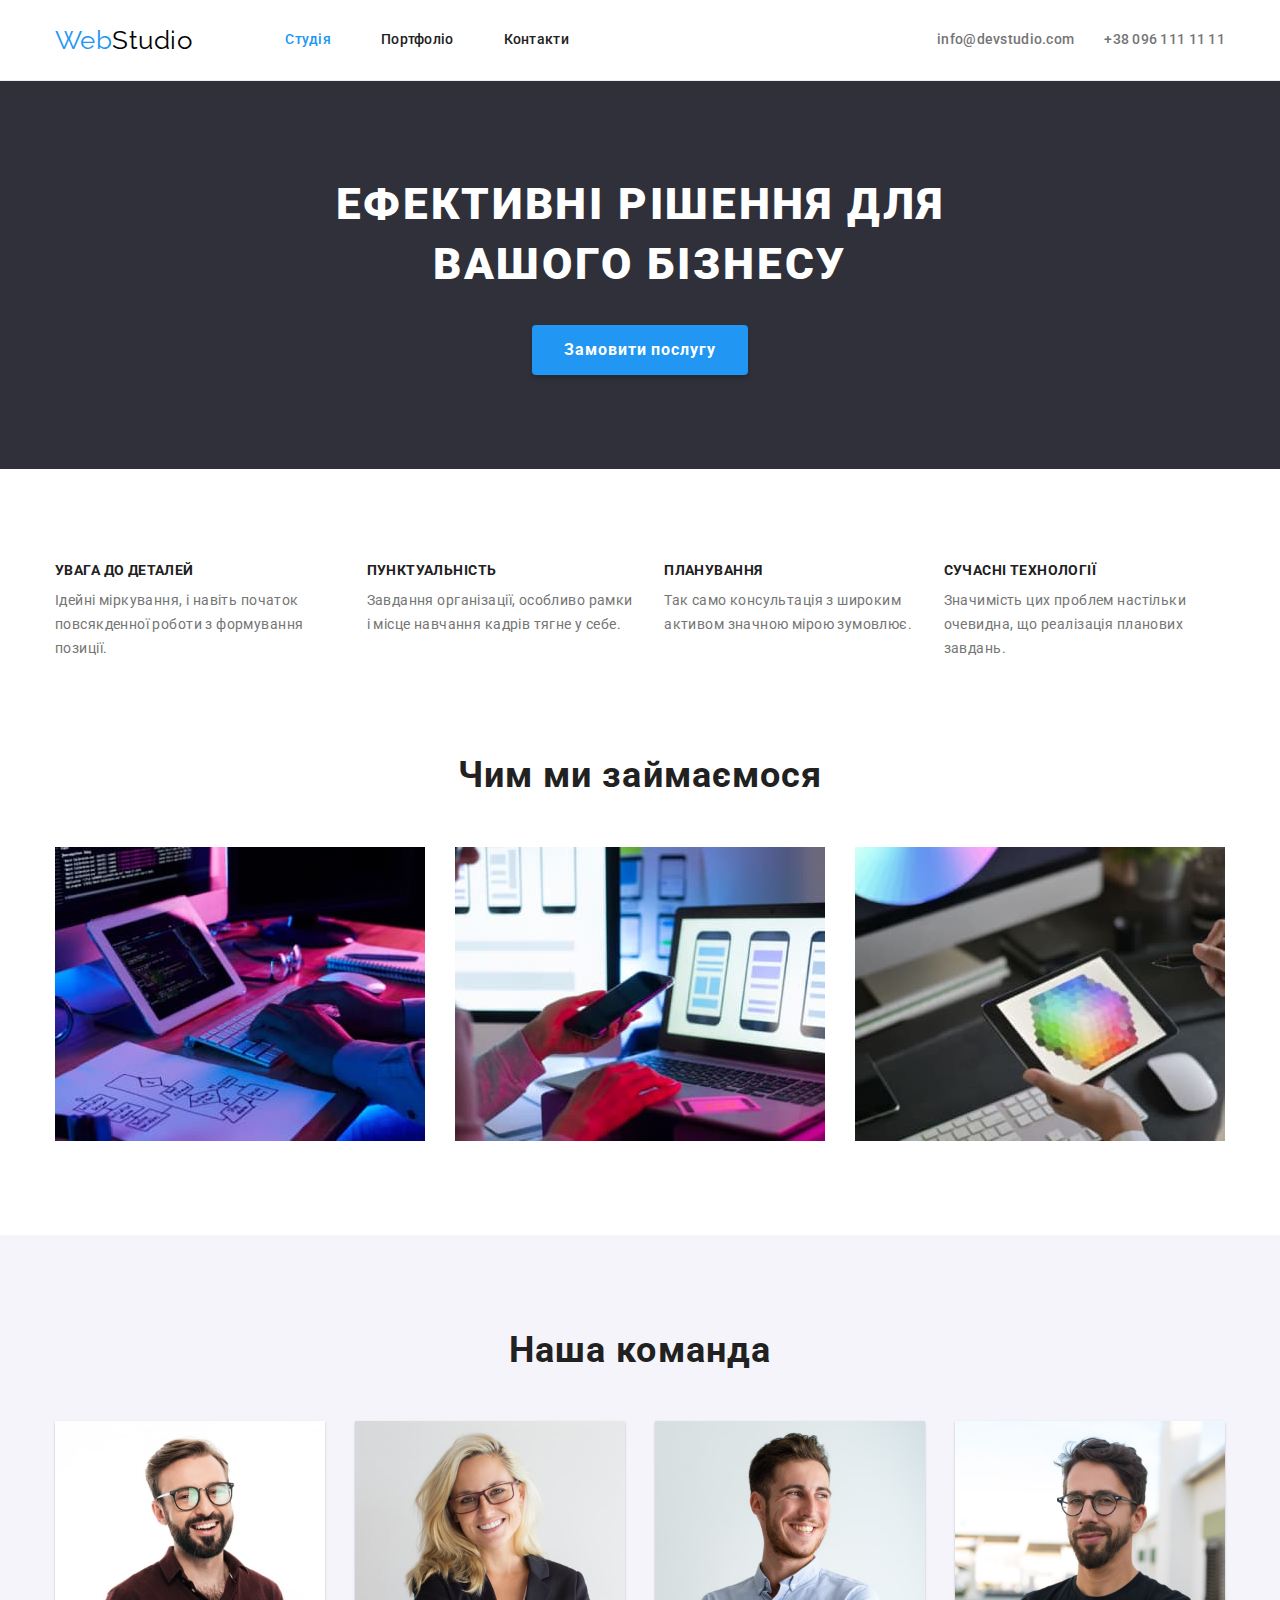
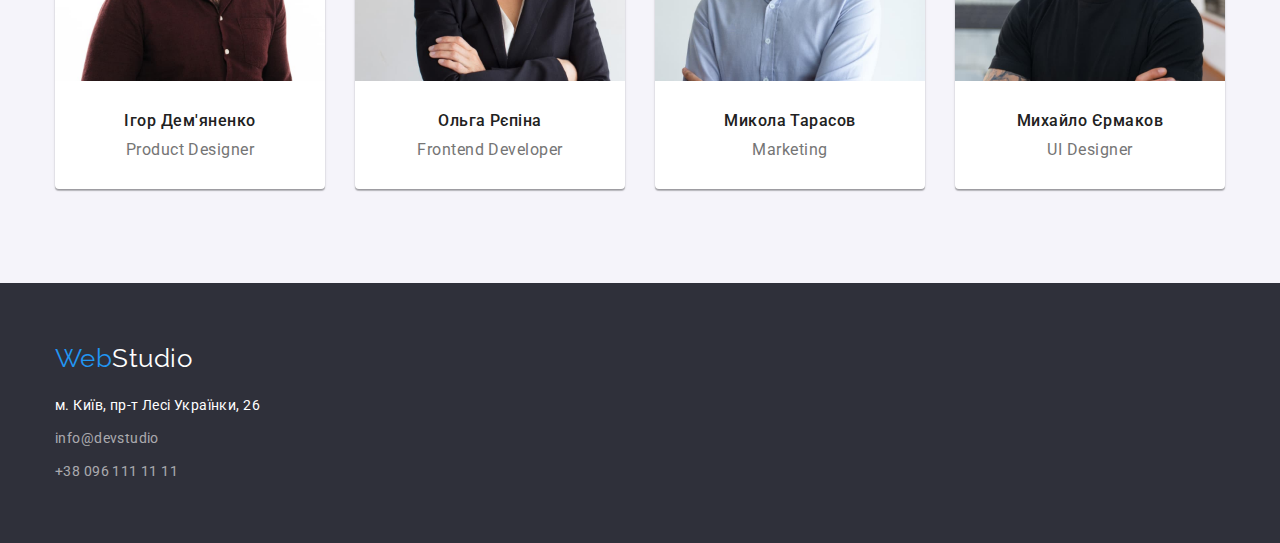
<file: index.html>
<!DOCTYPE html>
<html lang="uk">

<head>
    <meta charset="UTF-8">
    <meta http-equiv="X-UA-Compatible" content="IE=edge">
    <meta name="viewport" content="width=device-width, initial-scale=1.0">
    <title>Студія</title>
    
    <link rel="preconnect" href="https://fonts.googleapis.com">
    <link rel="preconnect" href="https://fonts.gstatic.com" crossorigin>
    <link href="https://fonts.googleapis.com/css2?family=Raleway:wght@700&family=Roboto:wght@400;500;700;900&display=swap" rel="stylesheet">
    <link rel="stylesheet" href="https://cdn.jsdelivr.net/npm/modern-normalize@1.1.0/modern-normalize.min.css">
    <link rel="stylesheet" href="./css/styles.css">

</head>

<body>
    <header class="page-header">
        <div class="container page-header-container">
            <nav class="menu">
                <a class="logo link" href="https://sergstorozhev1984.github.io/goit-markup-hw-03/"><span
                        class="logo-accent">Web</span>Studio</a>
                <ul class="site-nav list">
                    <li class="item"><a class="site-nav-link link current" href="./index.html">Студія</a></li>
                    <li class="item"><a class="site-nav-link link" href="./portfolio.html">Портфоліо</a></li>
                    <li class="item"><a class="site-nav-link link" href="">Контакти</a></li>
                </ul>
            </nav>

            <ul class="auth-nav list">
                <li class="item mail"><a href="mailto:info@devstudio.com" class="auth-nav-link link ">info@devstudio.com</a></li>
                <li class="item"><a href="tel:+380961111111" class="auth-nav-link link">+38 096 111 11 11</a></li>
            </ul>
        </div>
    </header>
    <main>
        <section class="hero">
            <h1 class="hero-title">Ефективні рішення для вашого бізнесу</h1>
            <button class="modal-btn" type="button">Замовити послугу</button>
        </section>
        <section class="section-features section">
            <div class="container">
                <h2 class="section-title visually-hidden">Особливості</h2>
                <ul class="features list">
                    <li class="item">
                        <h3 class="features-item-title">УВАГА ДО ДЕТАЛЕЙ</h3>
                        <p class="features-description">Ідейні міркування, і навіть початок повсякденної роботи з формування позиції.</p>
                    </li>
                    <li class="item">
                        <h3 class="features-item-title">ПУНКТУАЛЬНІСТЬ</h3>
                        <p class="features-description">Завдання організації, особливо рамки і місце навчання кадрів тягне у себе.</p>
                    </li>
                    <li class="item">
                        <h3 class="features-item-title">ПЛАНУВАННЯ</h3>
                        <p class="features-description">Так само консультація з широким активом значною мірою зумовлює.</p>
                    </li>
                    <li class="item">
                        <h3 class="features-item-title">СУЧАСНІ ТЕХНОЛОГІЇ</h3>
                        <p class="features-description">Значимість цих проблем настільки очевидна, що реалізація планових завдань.</p>
                    </li>
                </ul>
            </div>
        </section>
        <section class="section-speciality section">
            <div class="container">
                <h2 class="section-title ">Чим ми займаємося</h2>
                <ul class="speciality list">
                    <li class="item"><img src="./images/codding.jpg" alt="розробка" width="370"></li>
                    <li class="item"><img src="./images/mobile.jpg" alt="мобільні додатки" width="370"></li>
                    <li class="item"><img src="./images/games.jpg" alt="ігри" width="370"></li>
                </ul>
            </div>
        </section>
        <section class="section section-our-team">
            <div class="container">
                <h2 class="section-title">Наша команда</h2>
                <ul class="our-team list">
                    <li class="item">
                        <img class="team-member-picture" src="./images/product_designer.jpg"
                            alt="Ігор Дем'яненко - продакт-дізайнер" width="270">
                        <h3 class="team-member-name">Ігор Дем'яненко</h3>
                        <p class="team-member-job">Product Designer</p>
                    </li>
                    <li class="item">
                        <img class="team-member-picture" src="./images/frontend_developer.jpg"
                            alt="Ольга Рєпіна - фронтенд-розробник" width="270">
                        <h3 class="team-member-name">Ольга Рєпіна</h3>
                        <p class="team-member-job">Frontend Developer</p>
                    </li>
                    <li class="item">
                        <img class="team-member-picture" src="./images/marketing.jpg" alt="Микола Тарасов - маркетинг"
                            width="270">
                        <h3 class="team-member-name">Микола Тарасов</h3>
                        <p class="team-member-job">Marketing</p>
                    </li>
                    <li class="item">
                        <img class="team-member-picture" src="./images/ui_designer.jpg"
                            alt="Михайло Єрмаков - юай-дізайнер" width="270">
                        <h3 class="team-member-name">Михайло Єрмаков</h3>
                        <p class="team-member-job">UI Designer</p>
                    </li>
                </ul>
            </div>
        </section>
    </main>
    <footer class="footer">
        <div class="container">
            <a class="logo footer-logo link" href="https://sergstorozhev1984.github.io/goit-markup-hw-03/"><span
                    class="logo-accent">Web</span>Studio</a>
            <address>
                <ul class="contacts list">
                    <li class="item"><a class="contacts-map link"
                            href="https://www.google.com/maps/d/viewer?mid=10uSM3H-mIU3GznYo2szRIEphczw&hl=en_US&ll=50.42732700000001%2C30.538092&z=17"
                            target="_blank" rel="noopener noreferrer">м. Київ, пр-т Лесі Українки, 26</a></li>
                    <li class="item"><a class="contacts-mail link" href="mailto:info@devstudio.com">info@devstudio</a>
                    </li>
                    <li class="item"><a class="contacts-tel link" href="tel:+380961111111">+38 096 111 11 11</a></li>
                </ul>

            </address>
        </div>

    </footer>
</body>

</html>
</file>
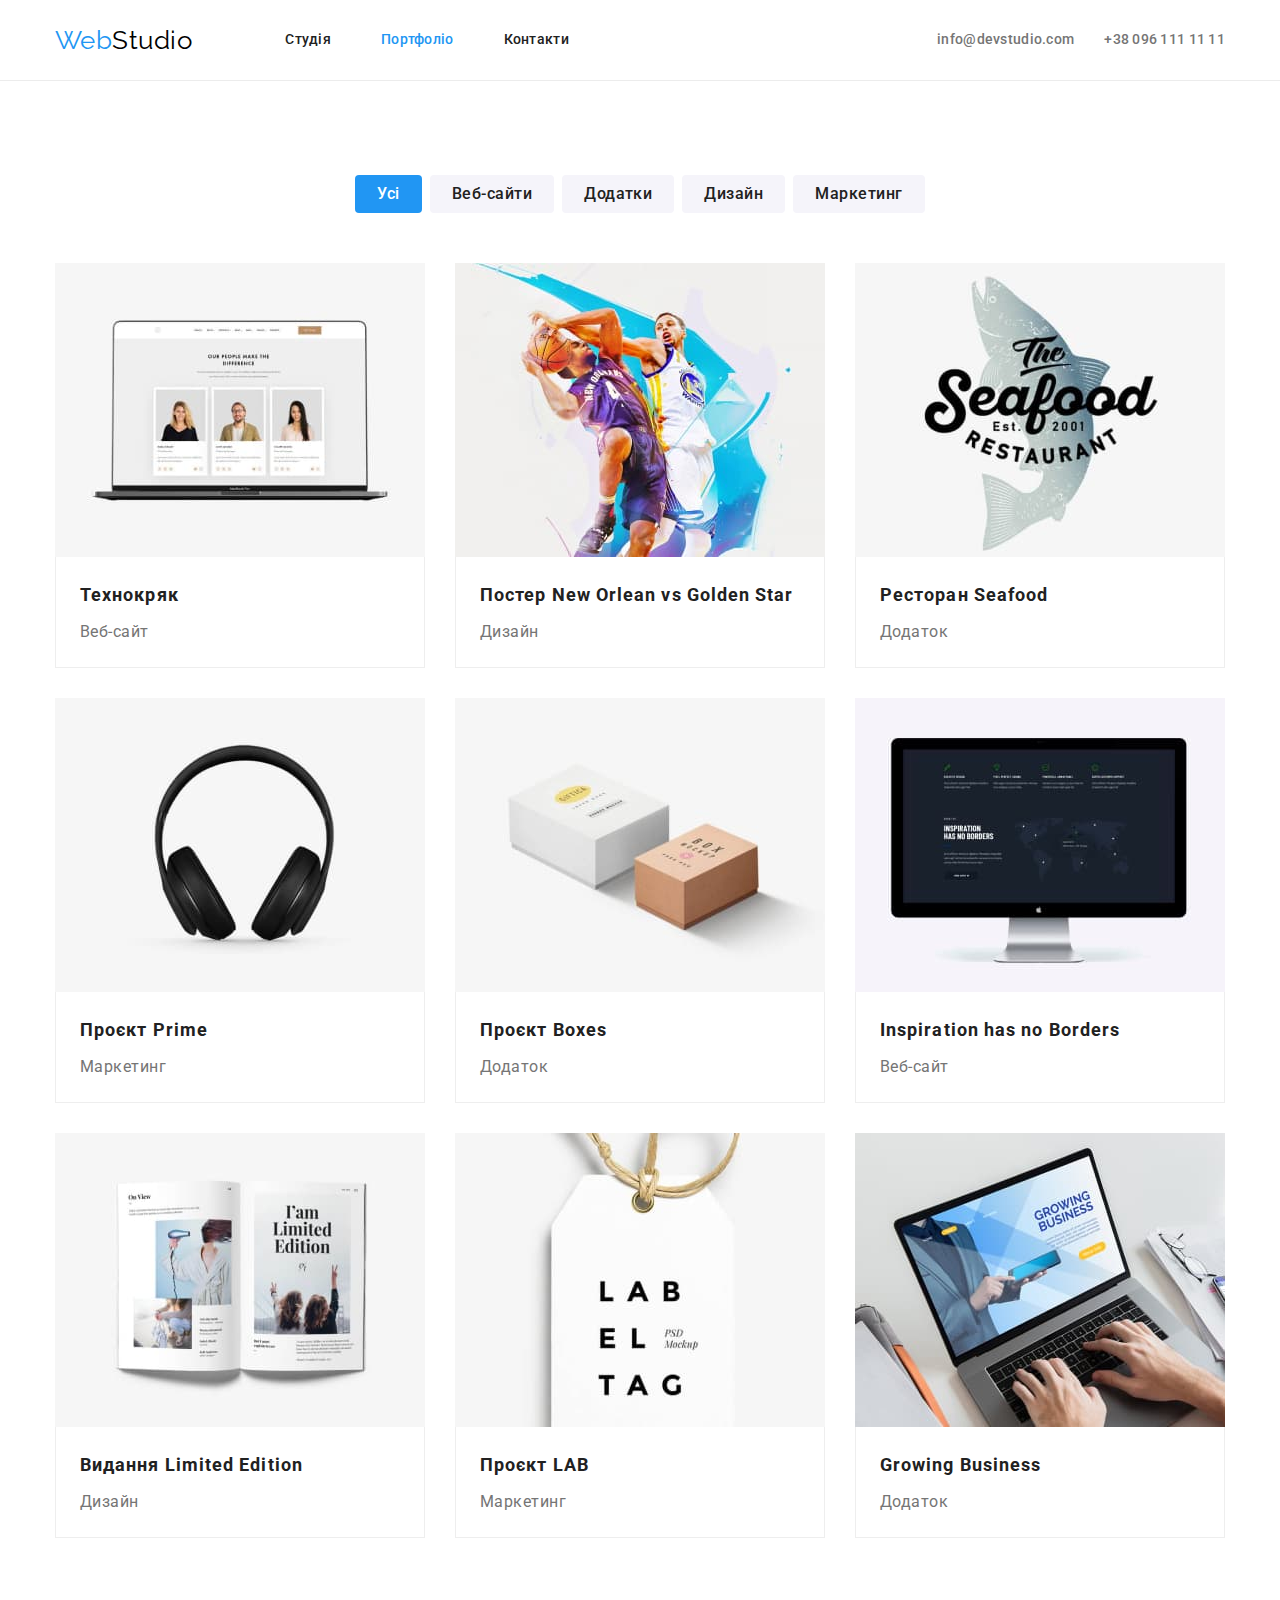
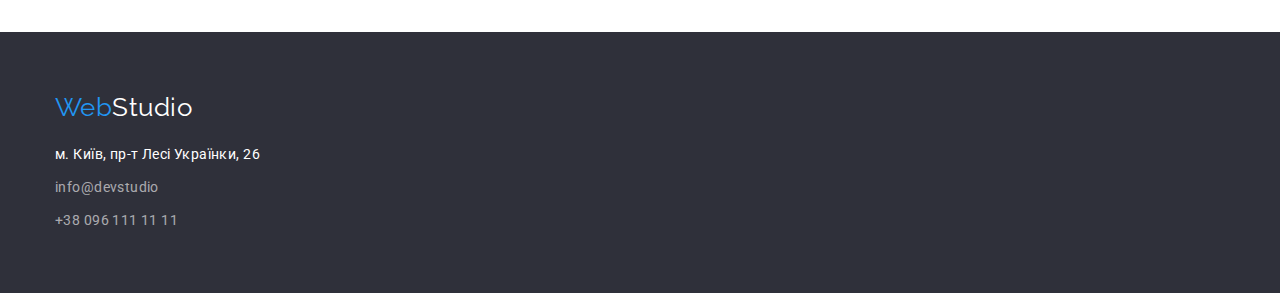
<file: portfolio.html>
<!DOCTYPE html>
<html lang="uk">

<head>
    <meta charset="UTF-8">
    <meta http-equiv="X-UA-Compatible" content="IE=edge">
    <meta name="viewport" content="width=device-width, initial-scale=1.0">
    <title>Портфоліо</title>

    <link rel="preconnect" href="https://fonts.googleapis.com">
    <link rel="preconnect" href="https://fonts.gstatic.com" crossorigin>
    <link
        href="https://fonts.googleapis.com/css2?family=Raleway:wght@700&family=Roboto:wght@400;500;700;900&display=swap"
        rel="stylesheet">
    <link rel="stylesheet" href="https://cdn.jsdelivr.net/npm/modern-normalize@1.1.0/modern-normalize.min.css">
    <link rel="stylesheet" href="./css/styles.css">

</head>

<body>
    <header class="page-header">
        <div class="container page-header-container">
            <nav class="menu">
                <a class="logo link" href="https://sergstorozhev1984.github.io/goit-markup-hw-03/"><span
                        class="logo-accent">Web</span>Studio</a>
                <ul class="site-nav list">
                    <li class="item"><a class="site-nav-link link" href="./index.html">Студія</a></li>
                    <li class="item"><a class="site-nav-link link  current" href="./portfolio.html">Портфоліо</a></li>
                    <li class="item"><a class="site-nav-link link" href="">Контакти</a></li>
                </ul>
            </nav>

            <ul class="auth-nav list">
                <li class="item mail"><a href="mailto:info@devstudio.com"
                        class="auth-nav-link link ">info@devstudio.com</a></li>
                <li class="item"><a href="tel:+380961111111" class="auth-nav-link link">+38 096 111 11 11</a></li>
            </ul>
        </div>
    </header>
    <main class="section">
        <div class="container">
            <h1 class="section-title visually-hidden">Портфоліо</h1>
            <ul class="filters list">
                <li class="item"><button type="button" class="filters-btn selected-filter">Усі</button></li>
                <li class="item"><button type="button" class="filters-btn">Веб-сайти</button></li>
                <li class="item"><button type="button" class="filters-btn">Додатки</button></li>
                <li class="item"><button type="button" class="filters-btn">Дизайн</button></li>
                <li class="item"><button type="button" class="filters-btn">Маркетинг</button></li>
            </ul>
            <ul class="projects list">
                <li class="item">
                    <a class="projects-link link" href="">
                        <img src="./images/images-portfolio/portfolio-1.jpg" alt="Ноутбук з веб-сайтом" width="370">
                        <div class="projects-descriptrion-wrap">
                            <h2 class="projects-title">Технокряк</h2>
                            <p class="projects-filter">Веб-сайт</p>
                        </div>
                    </a>
                </li>
                <li class="item">
                    <a class="projects-link link" href="">
                        <img src="./images/images-portfolio/portfolio-2.jpg" alt="Баскетболісти" width="370">
                        <div class="projects-descriptrion-wrap">
                            <h2 class="projects-title">Постер New Orlean vs Golden Star</h2>
                            <p class="projects-filter">Дизайн</p>
                        </div>
                    </a>
                </li>
                <li class="item">
                    <a class="projects-link link" href="">
                        <img src="./images/images-portfolio/portfolio-3.jpg" alt="Логотип з рибою" width="370">
                        <div class="projects-descriptrion-wrap">
                            <h2 class="projects-title">Ресторан Seafood</h2>
                            <p class="projects-filter">Додаток</p>
                        </div>
                    </a>
                </li>
                <li class="item">
                    <a class="projects-link link" href="">
                        <img src="./images/images-portfolio/portfolio-4.jpg" alt="Навушники" width="370">
                        <div class="projects-descriptrion-wrap">
                            <h2 class="projects-title">Проєкт Prime</h2>
                            <p class="projects-filter">Маркетинг</p>
                        </div>
                    </a>
                </li>
                <li class="item">
                    <a class="projects-link link" href="">
                        <img src="./images/images-portfolio/portfolio-5.jpg" alt="Дві коробки" width="370">
                        <div class="projects-descriptrion-wrap">
                            <h2 class="projects-title">Проєкт Boxes</h2>
                            <p class="projects-filter">Додаток</p>
                        </div>
                    </a>
                </li>
                <li class="item">
                    <a class="projects-link link" href="">
                        <img src="./images/images-portfolio/portfolio-6.jpg" alt="Монітор" width="370">
                        <div class="projects-descriptrion-wrap">
                            <h2 class="projects-title">Inspiration has no Borders</h2>
                            <p class="projects-filter">Веб-сайт</p>
                        </div>
                    </a>
                </li>
                <li class="item">
                    <a class="projects-link link" href="">
                        <img src="./images/images-portfolio/portfolio-7.jpg" alt="Книга" width="370">
                        <div class="projects-descriptrion-wrap">
                            <h2 class="projects-title">Видання Limited Edition</h2>
                            <p class="projects-filter">Дизайн</p>
                        </div>
                    </a>
                </li>
                <li class="item">
                    <a class="projects-link link" href="">
                        <img src="./images/images-portfolio/portfolio-8.jpg" alt="Бирка" width="370">
                        <div class="projects-descriptrion-wrap">
                            <h2 class="projects-title">Проєкт LAB</h2>
                            <p class="projects-filter">Маркетинг</p>
                        </div>
                    </a>
                </li>
                <li class="item">
                    <a class="projects-link link" href="">
                        <img src="./images/images-portfolio/portfolio-9.jpg" alt="Ноутбук з додатком" width="370">
                        <div class="projects-descriptrion-wrap">
                            <h2 class="projects-title">Growing Business</h2>
                            <p class="projects-filter">Додаток</p>
                        </div>
                    </a>
                </li>
            </ul>
        </div>
    </main>
    <footer class="footer">
        <div class="container">
            <a class="logo footer-logo link" href="https://sergstorozhev1984.github.io/goit-markup-hw-03/"><span
                    class="logo-accent">Web</span>Studio</a>
            <address>
                <ul class="contacts list">
                    <li class="item"><a class="contacts-map link"
                            href="https://www.google.com/maps/d/viewer?mid=10uSM3H-mIU3GznYo2szRIEphczw&hl=en_US&ll=50.42732700000001%2C30.538092&z=17"
                            target="_blank" rel="noopener noreferrer">м. Київ, пр-т Лесі Українки, 26</a></li>
                    <li class="item"><a class="contacts-mail link" href="mailto:info@devstudio.com">info@devstudio</a>
                    </li>
                    <li class="item"><a class="contacts-tel link" href="tel:+380961111111">+38 096 111 11 11</a></li>
                </ul>
    
            </address>
        </div>
    
    </footer>
</body>

</html>
</file>
<file: css/styles.css>
:root {
  --primary-font: 'Roboto', sans-serif;
  --secondary-font: 'Raleway', sans-serif;
  --primery-text-color: #757575;
  --title-text-color: #212121;
  --accent-color: #2196f3;
  --primary-white-color: #ffffff;
}

body {
  font-family: var(--primary-font);
  letter-spacing: 0.03em;
}

h1,
h2,
h3,
h4,
h5,
h6,
p {
  margin-top: 0;
  margin-bottom: 0;
}

ul,
ol {
  margin-top: 0;
  margin-bottom: 0;
  padding-left: 0;
}

.list {
  list-style: none;
}

.link {
  text-decoration: none;
}

button {
  cursor: pointer;
}

img {
  display: block;
  /* max-width: 100%;
  height: auto; */
}

address {
  font-style: normal;
}

.container {
  margin-left: auto;
  margin-right: auto;

  width: 1200px;
  padding-left: 15px;
  padding-right: 15px;
}

.visually-hidden {
  position: absolute;
  width: 1px;
  height: 1px;
  margin: -1px;
  padding: 0;
  overflow: hidden;
  border: 0;
  clip: rect(0 0 0 0);
}

/* Header */

.page-header {
  border-bottom: 1px solid #ececec;
}

.page-header-container {
  display: flex;
  align-items: center;
}

.menu {
  display: flex;
  align-items: center;
  column-gap: 93px;
}

.logo {
  color: #000000;
  font-family: var(--secondary-font);
  font-size: 26px;
  line-height: 1.19;
}

.logo-accent {
  color: var(--accent-color);
}

/* Site-nav, auth-nav */

.site-nav,
.auth-nav {
  display: flex;
  align-items: center;
}

.site-nav {
  column-gap: 50px;
}

.auth-nav {
  margin-left: auto;
}

.auth-nav .mail {
  margin-right: 30px;
}

.site-nav-link,
.auth-nav-link {
  display: block;
  padding-top: 32px;
  padding-bottom: 32px;

  font-size: 14px;
  font-weight: 500;
  letter-spacing: 0.02em;
  line-height: 1.14;
  text-decoration: none;
}

.site-nav-link {
  color: var(--title-text-color);
}

.auth-nav-link {
  color: var(--primery-text-color);
}

.site-nav-link:hover,
.site-nav-link:focus {
  color: var(--accent-color);
}

.site-nav-link.current {
  color: var(--accent-color);
}

.auth-nav-link:hover,
.auth-nav-link:focus {
  color: var(--accent-color);
}

/* Hero */

.hero {
  padding: 94px 0;
  background-color: #2f303a;
  text-align: center;
}

.hero-title {
  margin-bottom: 30px;
  width: 696px;
  margin-left: auto;
  margin-right: auto;

  color: var(--primary-white-color);
  font-weight: 900;
  font-size: 44px;
  line-height: 1.36;
  letter-spacing: 0.06em;
  text-transform: uppercase;
}

.modal-btn {
  display: inline-block;
  padding: 10px 32px;
  min-width: 216px;
  border-radius: 4px;

  border: none;
  box-shadow: 0px 4px 4px rgba(0, 0, 0, 0.15);

  color: var(--primary-white-color);
  background-color: var(--accent-color);
  font-family: var(--primary-font);
  font-weight: 700;
  font-size: 16px;
  line-height: 1.88;
  text-align: center;
  letter-spacing: 0.06em;
}

.modal-btn:hover,
.modal-btn:focus {
  background-color: #188ce8;
}

/* Section */

.section {
  padding: 94px 0;
}

.section-title {
  margin-bottom: 50px;

  color: var(--title-text-color);
  font-weight: 700;
  font-size: 36px;
  line-height: 1.17;
  text-align: center;
  letter-spacing: 0.03em;
}

/* Features */

.section-features {
  padding-bottom: 47px;
}
.features {
  display: flex;
  column-gap: 30px;

  color: var(--primery-text-color);
  font-weight: 400;
  font-size: 14px;
  line-height: 1.71;
  letter-spacing: 0.03em;
}

.features .item {
  flex-basis: calc((100%-90px) / 4);
}

.features-item-title {
  margin-bottom: 10px;

  color: var(--title-text-color);
  font-weight: 700;
  font-size: 14px;
  line-height: 1.14;
  letter-spacing: 0.03em;
  text-transform: uppercase;
}

/* Our speciality */

.section-speciality {
  padding-top: 47px;
}
.speciality {
  display: flex;
  column-gap: 30px;
}

.speciality .item {
  flex-basis: calc((100% - 60px) / 3);
}

/*  Our team */

.section-our-team {
  background-color: #f5f4fa;
}

.our-team {
  display: flex;
  column-gap: 30px;
}
.our-team .item {
  flex-basis: calc((100% - 90px) / 4);

  background-color: var(--primary-white-color);
  box-shadow: 0px 1px 3px rgba(0, 0, 0, 0.12), 0px 1px 1px rgba(0, 0, 0, 0.14),
    0px 2px 1px rgba(0, 0, 0, 0.2);
  border-radius: 0px 0px 4px 4px;
}

.team-member-picture,
.team-member-job {
  padding-bottom: 30px;
}

.team-member-name {
  margin-bottom: 10px;
}

.team-member-name,
.team-member-job {
  color: var(--title-text-color);
  font-weight: 500;
  font-size: 16px;
  line-height: 1.19;
  text-align: center;
  letter-spacing: 0.03em;
}
.team-member-job {
  font-weight: 400;
  color: var(--primery-text-color);
}

/* footer */

.footer {
  background-color: #2f303a;
  padding: 60px 0;
}

.footer-logo {
  color: var(--primary-white-color);
  margin-bottom: 20px;
  display: inline-block;
}

.contacts-map,
.contacts-mail,
.contacts-tel {
  font-weight: 400;
  font-size: 14px;
  line-height: 1.71;
  letter-spacing: 0.03em;
  text-decoration: none;
  font-style: normal;
}

.contacts-map {
  color: var(--primary-white-color);
}
.contacts .item + .item {
  margin-top: 9px;
}
.contacts .link:hover,
.contacts .link:focus {
  color: var(--accent-color);
}

.contacts-mail,
.contacts-tel {
  color: rgba(255, 255, 255, 0.6);
}

/* Portfolio */

.filters {
  display: flex;
  justify-content: center;
  margin-bottom: 50px;
  column-gap: 8px;
}

.filters-btn {
  display: inline-flex;
  border: none;
  border-radius: 4px;
  padding: 6px 22px;

  font-family: var(--primary-font);
  font-weight: 500;
  font-size: 16px;
  line-height: 1.62;
  text-align: center;
  letter-spacing: 0.03em;
  color: var(--title-text-color);
  background-color: #f5f4fa;
}

.selected-filter {
  color: var(--primary-white-color);
  background: var(--accent-color);
}
.filters-btn:hover,
.filters-btn:focus {
  color: var(--primary-white-color);
  background: var(--accent-color);
}

/* Galery */

.projects {
  display: flex;
  flex-wrap: wrap;
  column-gap: 30px;
  row-gap: 30px;
}
.projects .item {
  flex-basis: calc((100% - 60px) / 3);
}

.projects-title {
  margin-bottom: 4px;

  color: var(--title-text-color);
  font-weight: 700;
  font-size: 18px;
  line-height: 2;
  letter-spacing: 0.06em;
}

.projects-filter {
  color: var(--primery-text-color);
  font-weight: 400;
  font-size: 16px;
  line-height: 1.88;
  letter-spacing: 0.03em;
}
.projects-descriptrion-wrap {
  padding: 20px 24px;
  border: 1px solid #eeeeee;
  border-top: none;
}
</file>
